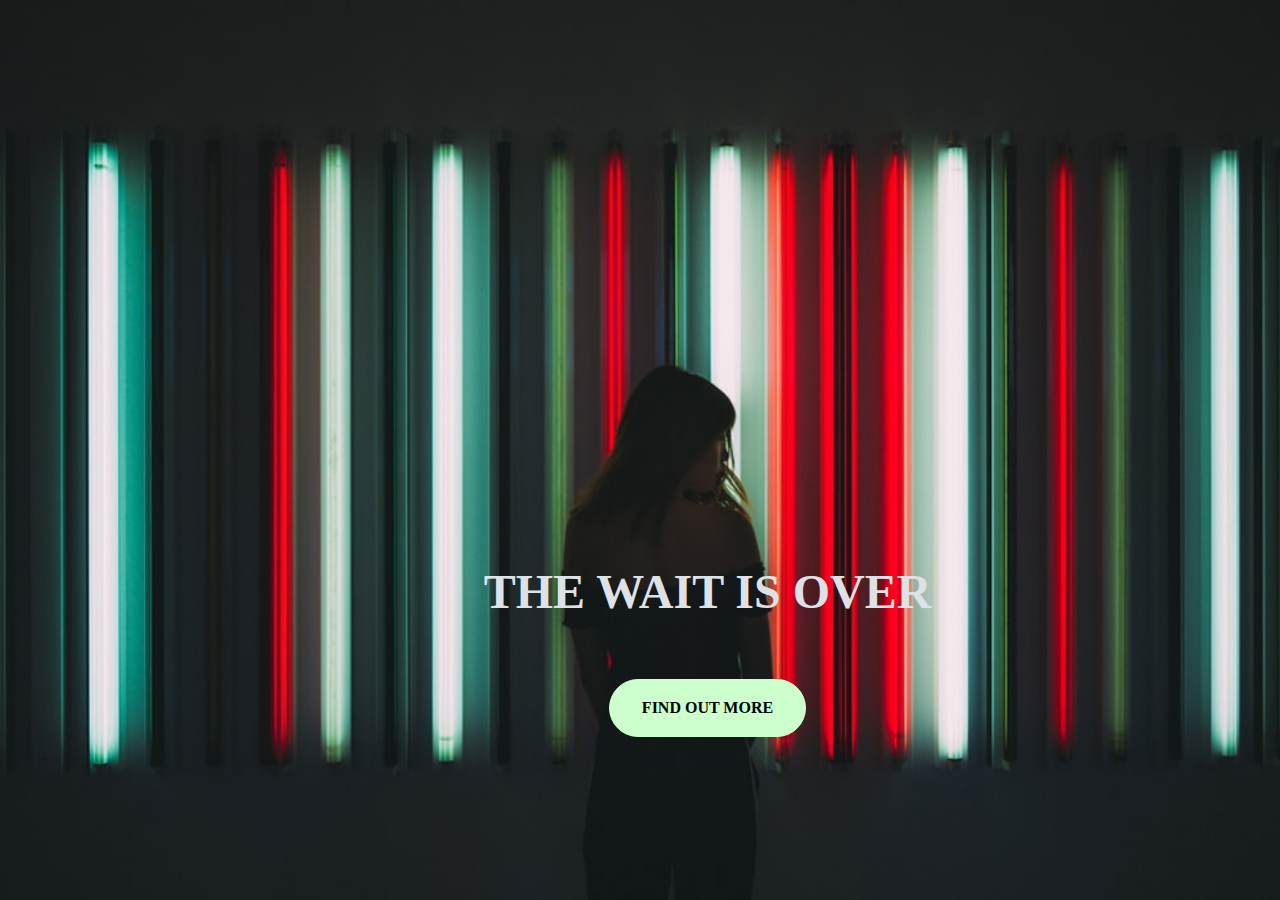
<file: index.html>
<!DOCTYPE html>
<html>
<head>
	<title>StartUp</title>
 
 <meta charset="utf-8">
 <meta name="viewport" content="width=device-width,initial-scale=1,shrink-to-fit=no">

	<link href="https://fonts.googleapis.com/css?family=Bangers&display=swap" rel="stylesheet">

	<link rel="stylesheet" href="https://stackpath.bootstrapcdn.com/bootstrap/4.4.1/css/bootstrap.min.css" integrity="sha384-Vkoo8x4CGsO3+Hhxv8T/Q5PaXtkKtu6ug5TOeNV6gBiFeWPGFN9MuhOf23Q9Ifjh" crossorigin="anonymous">

	<link rel="stylesheet" type="text/css" href="style landing.css">
	</head>
<body>
	<div class="container d-flex align-items-center h-100">
	<div class="row">
		<header class="text-center col-12">
<h1 class="text-uppercase"><strong> The Wait Is Over</strong></h1>
</header>
<div class="buffer col-12"></div>
<section class="text-center col-12">
	 
<a href="https://mailchi.mp/3ba479998361/ayo"> <button class="btn btn-secondary btn-xl">Find out more</button></a>
</section>
</div>
</div>
</body>
</html>
</file>
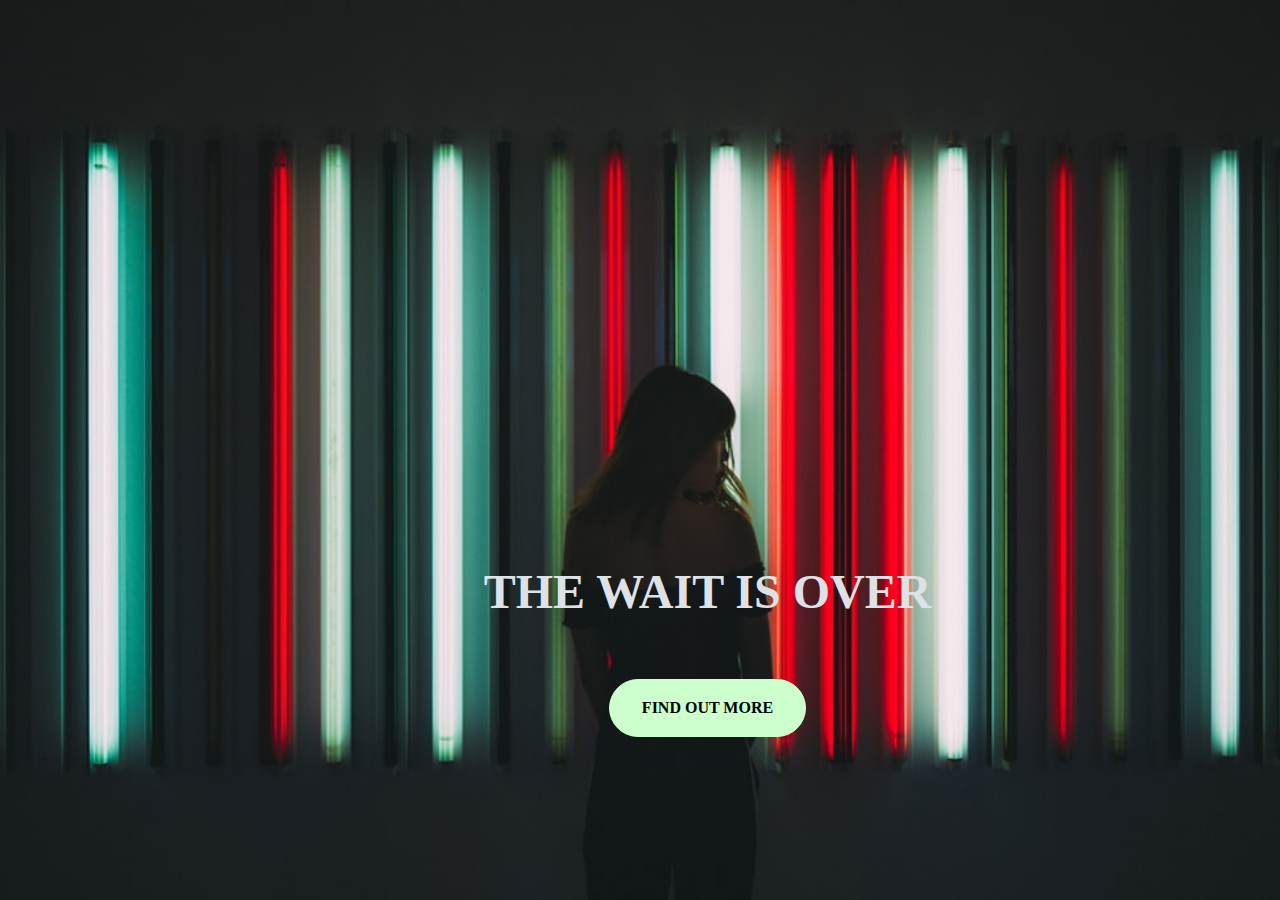
<file: landing page.html>
<!DOCTYPE html>
<html>
<head>
	<title>StartUp</title>
 
 <meta charset="utf-8">
 <meta name="viewport" content="width=device-width,initial-scale=1,shrink-to-fit=no">

	<link href="https://fonts.googleapis.com/css?family=Bangers&display=swap" rel="stylesheet">

	<link rel="stylesheet" href="https://stackpath.bootstrapcdn.com/bootstrap/4.4.1/css/bootstrap.min.css" integrity="sha384-Vkoo8x4CGsO3+Hhxv8T/Q5PaXtkKtu6ug5TOeNV6gBiFeWPGFN9MuhOf23Q9Ifjh" crossorigin="anonymous">

	<link rel="stylesheet" type="text/css" href="style landing.css">
	</head>
<body>
	<div class="container d-flex align-items-center h-100">
	<div class="row">
		<header class="text-center col-12">
<h1 class="text-uppercase"><strong> The Wait Is Over</strong></h1>
</header>
<div class="buffer col-12"></div>
<section class="text-center col-12">
	 
<a href="https://mailchi.mp/3ba479998361/ayo"> <button class="btn btn-secondary btn-xl">Find out more</button></a>
</section>
</div>
</div>
</body>
</html>
</file>
<file: style landing.css>
body,
html{
	width: 100%;
	height: 100%;
	font-family: fantasy;

 
  background: url(landing.jpg) no-repeat center center fixed; 
  -webkit-background-size: cover;
  -moz-background-size: cover;
  -o-background-size: cover;
  background-size: cover;


}
h1{
	font-size: 3rem;
	color: #dee2e6;
	margin-top: 400px;
	margin-left: 180px;
}

.buffer{
	height: 50px;
}

.btn{
	font-weight: 700;
	border-radius: 300px;
	text-transform: uppercase;
	
	margin-left: 180px;
}
.btn-secondary{
	background-color: #ccffcc;
	border-color: #ccffcc;
	color: black;
}
.btn-secondary:hover{
	background-color:#00ffa1;
	border-color: #00ffa1;
	border-width: 4px; 
}


.btn-xl{
	padding: 1rem 2rem;
}
</file>
